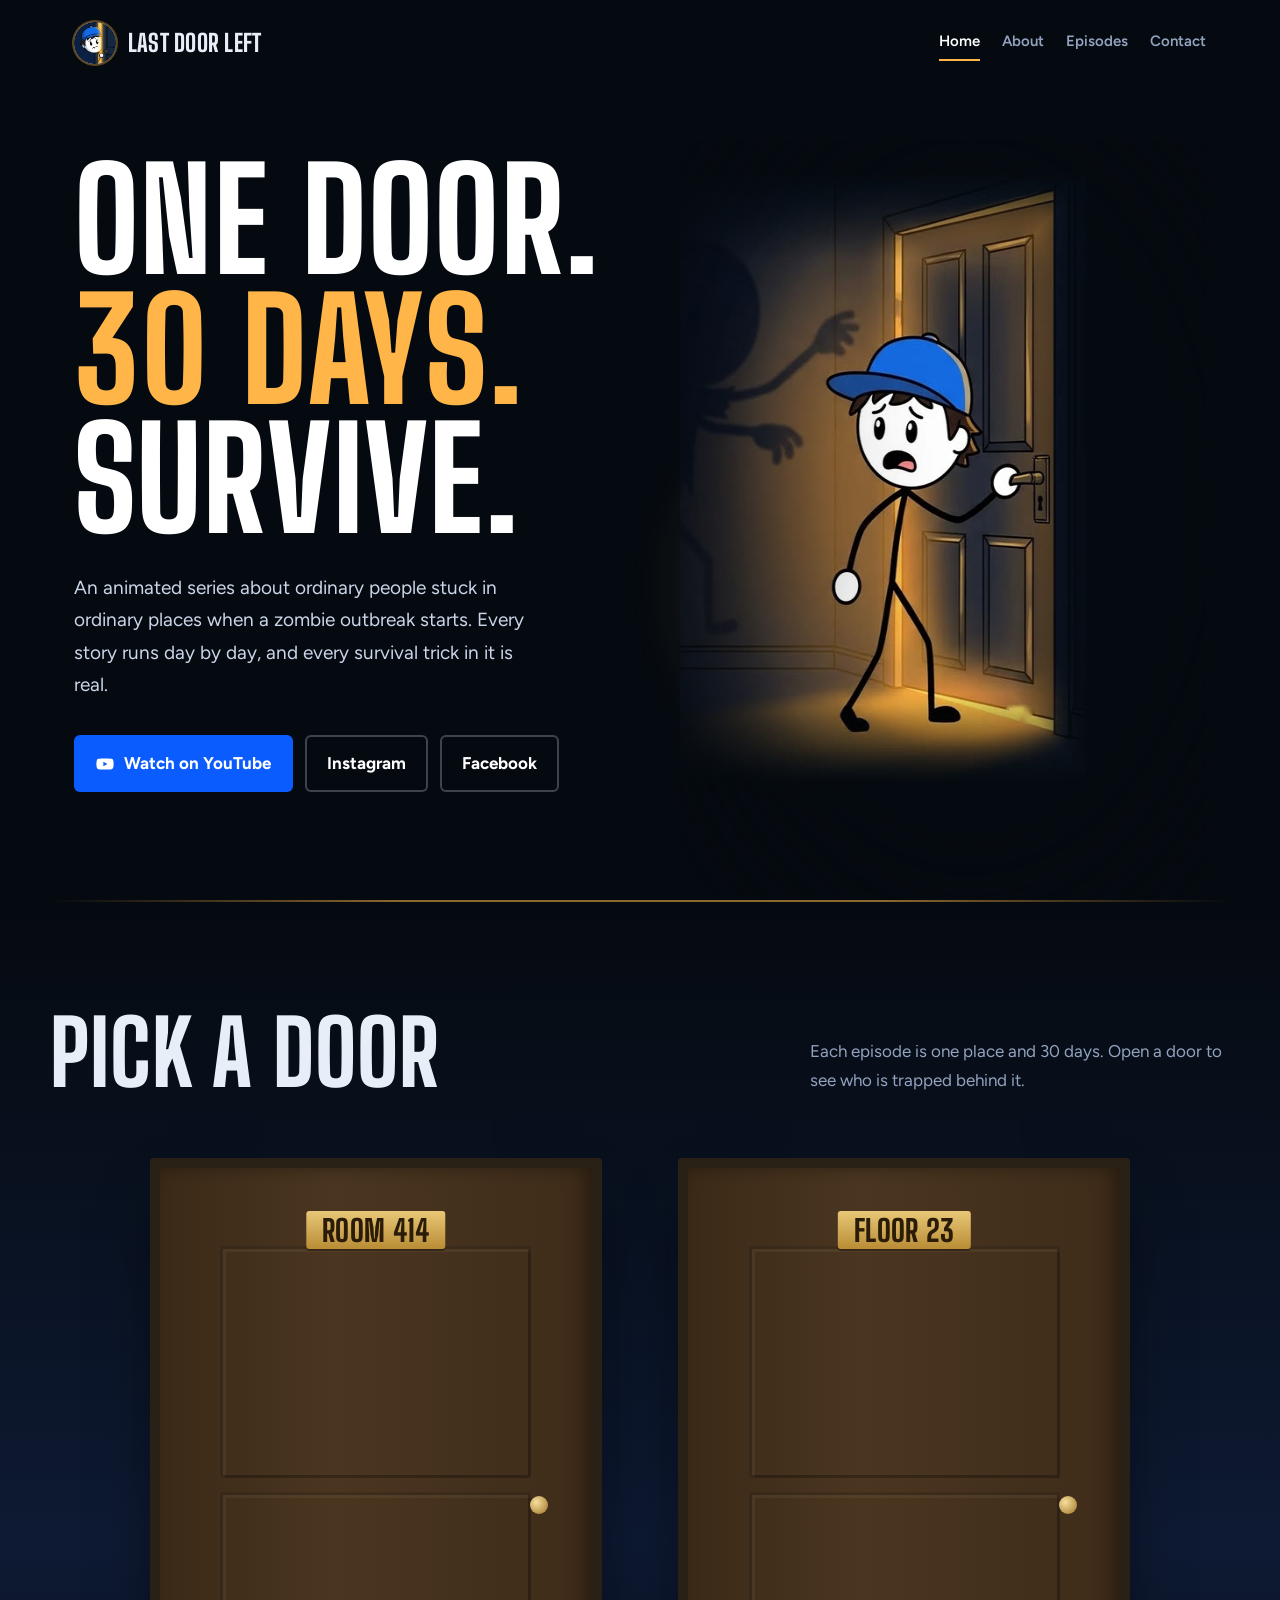
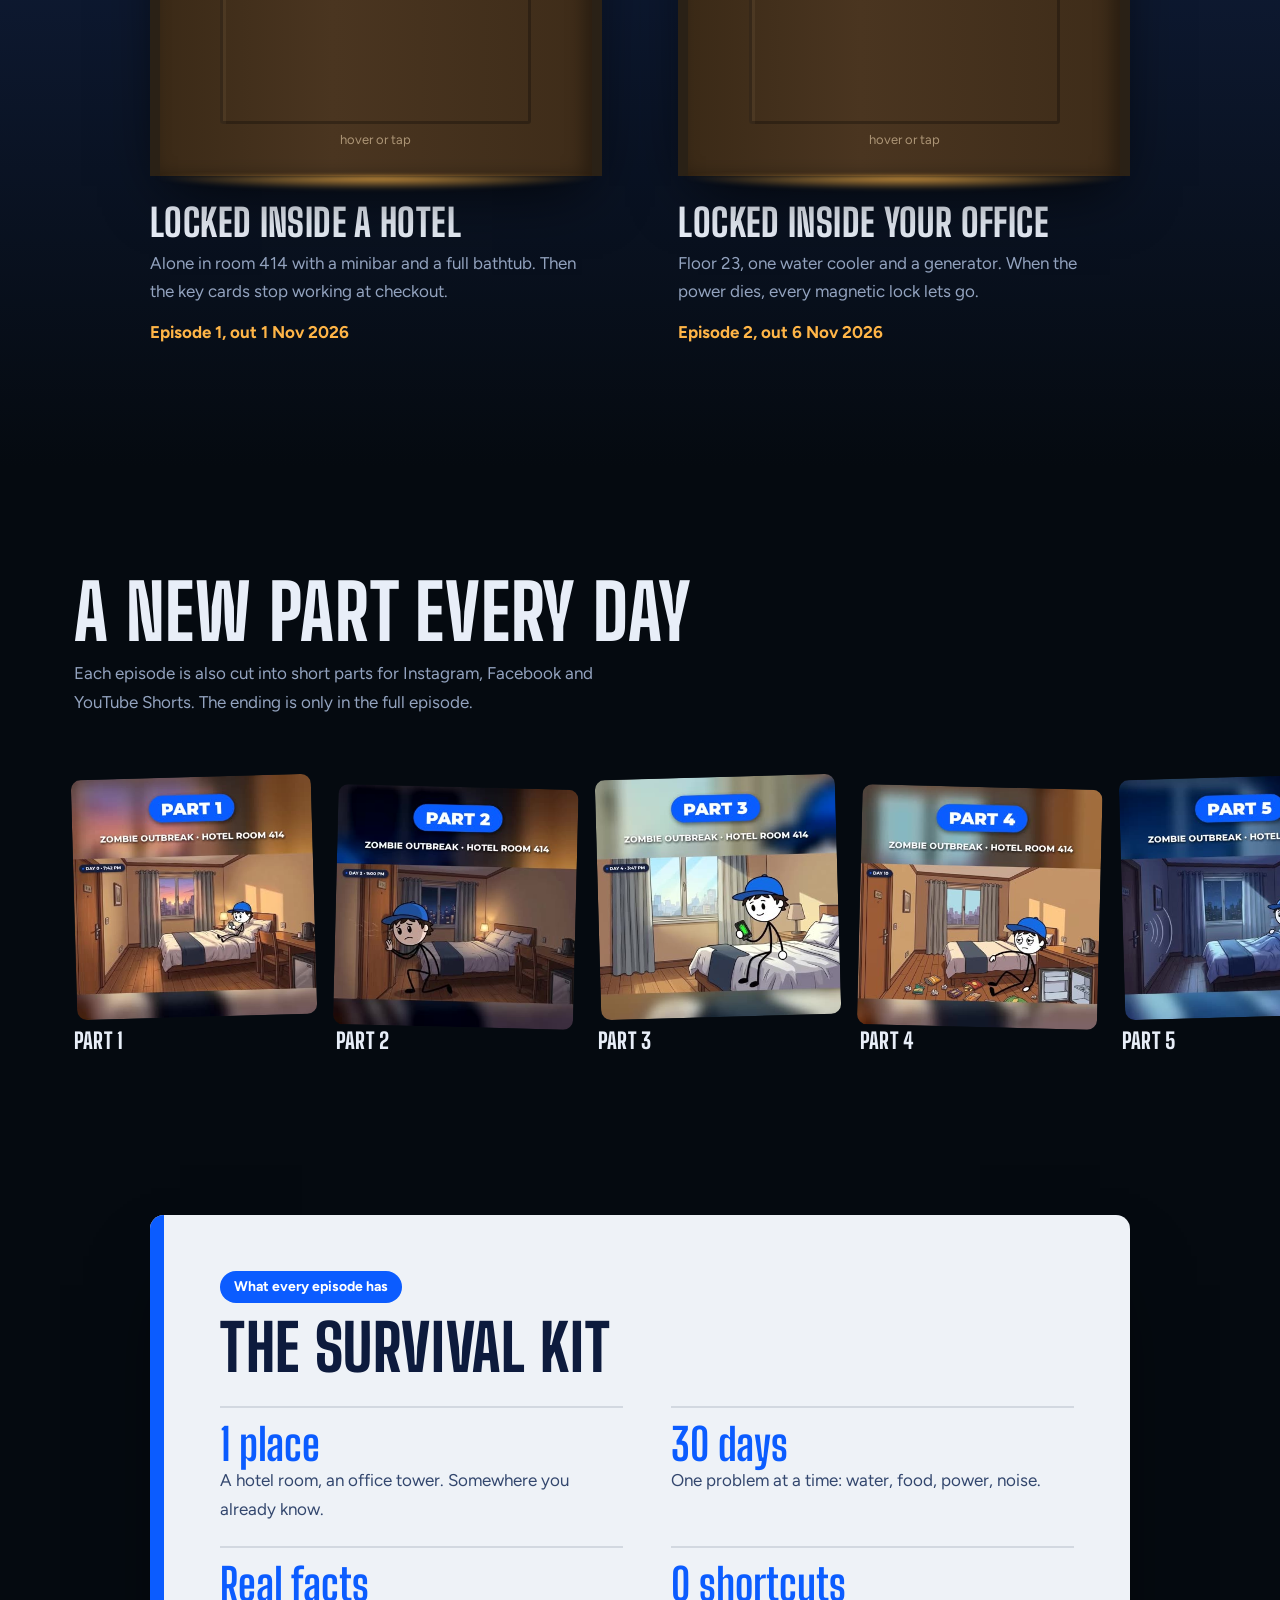
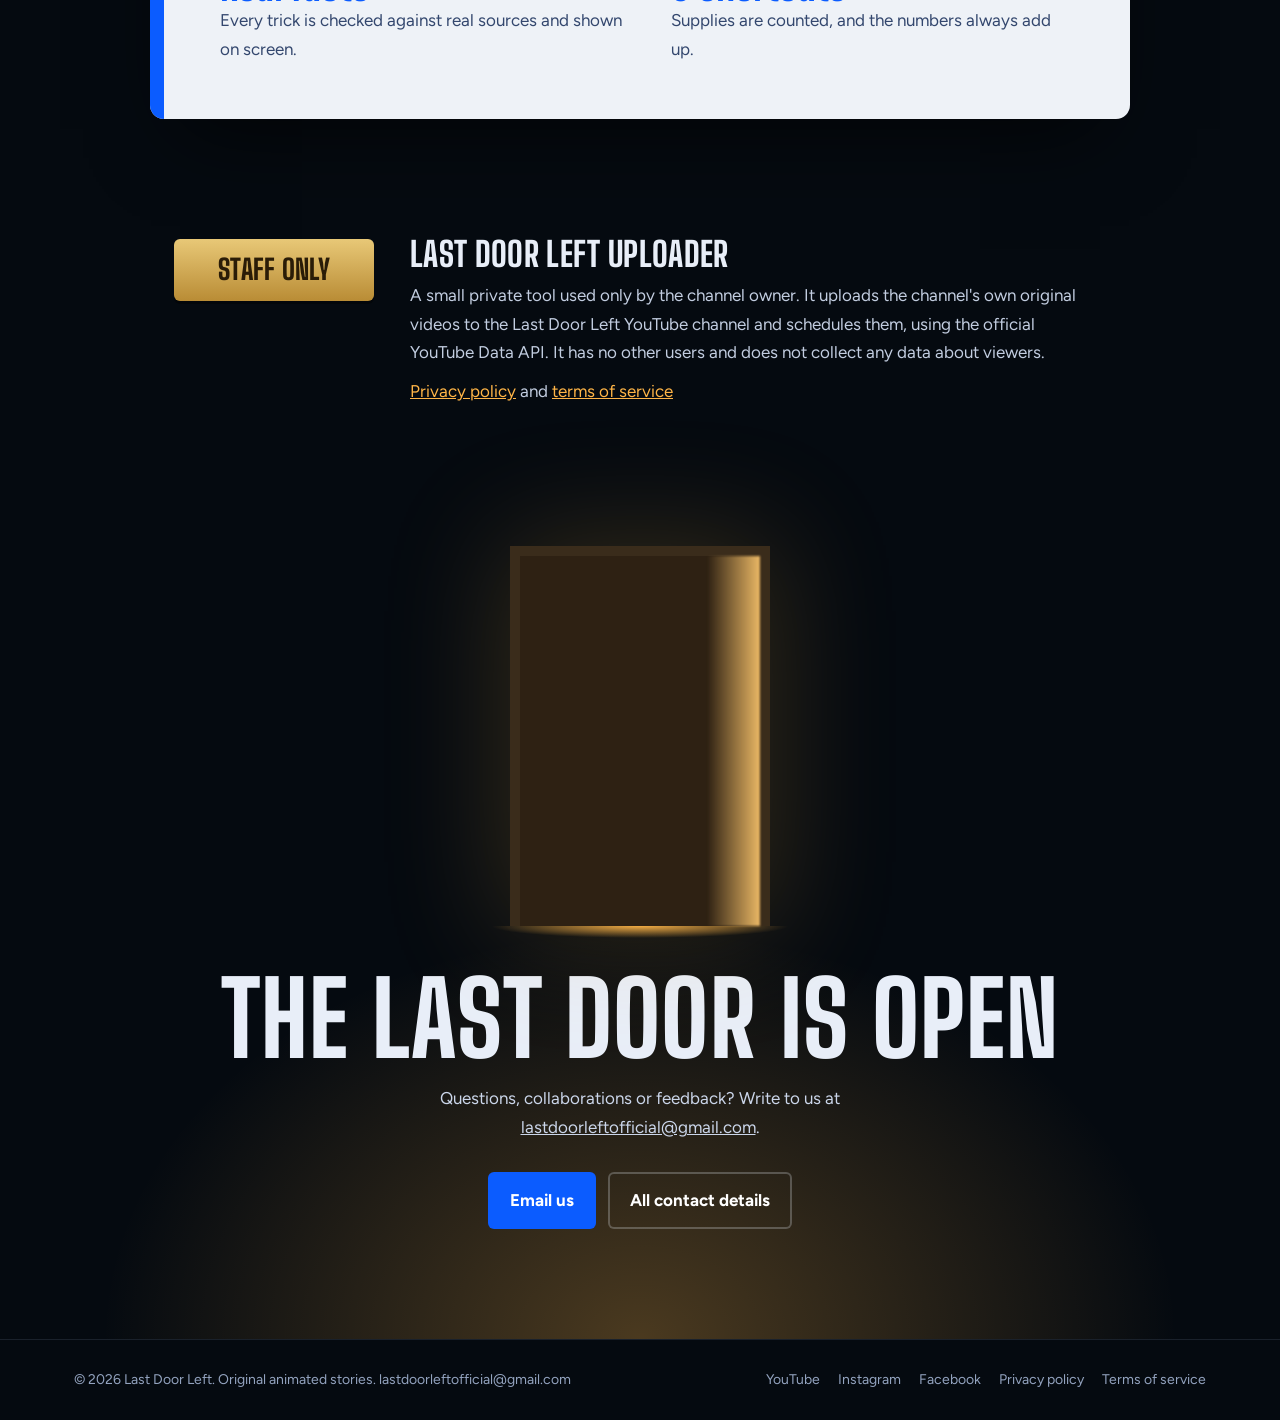
<file: index.html>
<!doctype html>
<html lang="en"><head><meta charset="utf-8"><meta name="viewport" content="width=device-width,initial-scale=1">
<title>Last Door Left | Animated zombie survival stories</title><meta name="description" content="Last Door Left is an original animated zombie survival series: one ordinary place, one locked door, 30 days, real survival facts.">
<meta property="og:title" content="Last Door Left | Animated zombie survival stories"><meta property="og:description" content="Last Door Left is an original animated zombie survival series: one ordinary place, one locked door, 30 days, real survival facts.">
<meta property="og:image" content="https://lastdoorleftofficial-creator.github.io/img/door.jpg">
<link rel="icon" href="img/logo.png">
<link rel="preconnect" href="https://fonts.googleapis.com"><link rel="preconnect" href="https://fonts.gstatic.com" crossorigin>
<link href="https://fonts.googleapis.com/css2?family=Big+Shoulders+Display:wght@700;800;900&family=Figtree:wght@400;600;700&display=swap" rel="stylesheet">
<link rel="stylesheet" href="style.css?v=20261101b"></head>
<body>
<header class="bar"><div class="in"><a class="logo" href="index.html"><img src="img/logo.png" alt=""><span class="sign">Last Door Left</span></a><nav class="menu" aria-label="Main"><a href="index.html" aria-current=page>Home</a><a href="about.html">About</a><a href="index.html#episodes">Episodes</a><a href="contact.html">Contact</a></nav></div></header>
<main>

<section class="hero">
  <div class="copy">
    <h1 class="sign">One door.<span class="b">30 days.</span>Survive.</h1>
    <p class="intro">An animated series about ordinary people stuck in ordinary places when a zombie outbreak starts. Every story runs day by day, and every survival trick in it is real.</p>
    <div class="cta"><a class="btn" href="https://www.youtube.com/@LastDoorLeftOfficial"><svg viewBox="0 0 24 24" fill="currentColor" aria-hidden="true"><path d="M23 7.2a3 3 0 0 0-2.1-2.1C19 4.6 12 4.6 12 4.6s-7 0-8.9.5A3 3 0 0 0 1 7.2 31 31 0 0 0 .5 12a31 31 0 0 0 .5 4.8 3 3 0 0 0 2.1 2.1c1.9.5 8.9.5 8.9.5s7 0 8.9-.5a3 3 0 0 0 2.1-2.1c.4-1.6.5-4.8.5-4.8s0-3.2-.5-4.8ZM9.8 15.1V8.9l5.4 3.1-5.4 3.1Z"/></svg>Watch on YouTube</a><a class="btn line" href="https://www.instagram.com/lastdoorleftofficial/">Instagram</a><a class="btn line" href="https://www.facebook.com/lastdoorleftofficial">Facebook</a></div>
  </div>
  <figure><img src="img/door.jpg" alt="Our hero in his blue cap, reaching for a glowing door while a shadow creeps up behind him" width="600" height="760"></figure>
</section>
<div class="floor"></div>

<section class="hall" id="episodes">
  <div class="head"><h2 class="sign">Pick a door</h2><p>Each episode is one place and 30 days. Open a door to see who is trapped behind it.</p></div>
  <div class="doors">
    <a class="ep" href="https://www.youtube.com/@LastDoorLeftOfficial">
      <div class="frame"><div class="room"><img src="img/ep1.jpg" alt="Episode 1 thumbnail: room 414" loading="lazy"></div>
        <div class="leaf"><i></i><i></i><span class="plate sign">Room 414</span><span class="knob"></span><span class="hint">hover or tap</span></div></div>
      <h3 class="sign">Locked inside a hotel</h3>
      <p>Alone in room 414 with a minibar and a full bathtub. Then the key cards stop working at checkout.</p>
      <span class="when">Episode 1, out 1 Nov 2026</span>
    </a>
    <a class="ep" href="https://www.youtube.com/@LastDoorLeftOfficial">
      <div class="frame"><div class="room"><img src="img/ep2.jpg" alt="Episode 2 thumbnail: locked in your office" loading="lazy"></div>
        <div class="leaf"><i></i><i></i><span class="plate sign">Floor 23</span><span class="knob"></span><span class="hint">hover or tap</span></div></div>
      <h3 class="sign">Locked inside your office</h3>
      <p>Floor 23, one water cooler and a generator. When the power dies, every magnetic lock lets go.</p>
      <span class="when">Episode 2, out 6 Nov 2026</span>
    </a>
  </div>
</section>

<section class="parts">
  <div class="head"><h2 class="sign">A new part every day</h2><p>Each episode is also cut into short parts for Instagram, Facebook and YouTube Shorts. The ending is only in the full episode.</p></div>
  <div class="strip"><a href="https://www.instagram.com/lastdoorleftofficial/"><img src="img/part1.jpg" alt="Part 1 cover" loading="lazy" width="240" height="240"><span class="sign">Part 1</span></a><a href="https://www.instagram.com/lastdoorleftofficial/"><img src="img/part2.jpg" alt="Part 2 cover" loading="lazy" width="240" height="240"><span class="sign">Part 2</span></a><a href="https://www.instagram.com/lastdoorleftofficial/"><img src="img/part3.jpg" alt="Part 3 cover" loading="lazy" width="240" height="240"><span class="sign">Part 3</span></a><a href="https://www.instagram.com/lastdoorleftofficial/"><img src="img/part4.jpg" alt="Part 4 cover" loading="lazy" width="240" height="240"><span class="sign">Part 4</span></a><a href="https://www.instagram.com/lastdoorleftofficial/"><img src="img/part5.jpg" alt="Part 5 cover" loading="lazy" width="240" height="240"><span class="sign">Part 5</span></a><a href="https://www.instagram.com/lastdoorleftofficial/"><img src="img/part6.jpg" alt="Part 6 cover" loading="lazy" width="240" height="240"><span class="sign">Part 6</span></a><a href="https://www.instagram.com/lastdoorleftofficial/"><img src="img/part7.jpg" alt="Part 7 cover" loading="lazy" width="240" height="240"><span class="sign">Part 7</span></a><a href="https://www.instagram.com/lastdoorleftofficial/"><img src="img/part8.jpg" alt="Part 8 cover" loading="lazy" width="240" height="240"><span class="sign">Part 8</span></a><a href="https://www.instagram.com/lastdoorleftofficial/"><img src="img/part9.jpg" alt="Part 9 cover" loading="lazy" width="240" height="240"><span class="sign">Part 9</span></a><a href="https://www.instagram.com/lastdoorleftofficial/"><img src="img/part10.jpg" alt="Part 10 cover" loading="lazy" width="240" height="240"><span class="sign">Part 10</span></a></div>
</section>

<section class="kit">
  <div class="card"><div class="stripe"></div><div class="body">
    <span class="pill">What every episode has</span>
    <h2 class="sign">The survival kit</h2>
    <div class="rows">
      <div><b>1 place</b><span>A hotel room, an office tower. Somewhere you already know.</span></div>
      <div><b>30 days</b><span>One problem at a time: water, food, power, noise.</span></div>
      <div><b>Real facts</b><span>Every trick is checked against real sources and shown on screen.</span></div>
      <div><b>0 shortcuts</b><span>Supplies are counted, and the numbers always add up.</span></div>
    </div>
  </div></div>
</section>

<section class="notice" aria-labelledby="tool">
  <div class="brass sign">Staff only</div>
  <div>
    <h2 id="tool" class="sign">Last Door Left Uploader</h2>
    <p>A small private tool used only by the channel owner. It uploads the channel's own original videos to the Last Door Left YouTube channel and schedules them, using the official YouTube Data API. It has no other users and does not collect any data about viewers.</p>
    <p><a href="privacy.html">Privacy policy</a> and <a href="terms.html">terms of service</a></p>
  </div>
</section>

<section class="last">
  <div class="slot" aria-hidden="true"></div>
  <h2 class="sign">The last door is open</h2>
  <p>Questions, collaborations or feedback? Write to us at <a href="mailto:lastdoorleftofficial@gmail.com">lastdoorleftofficial@gmail.com</a>.</p>
  <div class="cta"><a class="btn" href="mailto:lastdoorleftofficial@gmail.com">Email us</a><a class="btn line" href="contact.html">All contact details</a></div>
</section>

</main>
<footer><div class="in"><span>© 2026 Last Door Left. Original animated stories. <a href="mailto:lastdoorleftofficial@gmail.com">lastdoorleftofficial@gmail.com</a></span><nav aria-label="Footer"><a href="https://www.youtube.com/@LastDoorLeftOfficial">YouTube</a><a href="https://www.instagram.com/lastdoorleftofficial/">Instagram</a><a href="https://www.facebook.com/lastdoorleftofficial">Facebook</a><a href="privacy.html">Privacy policy</a><a href="terms.html">Terms of service</a></nav></div></footer>
<script>document.querySelectorAll('.ep').forEach(function(d){d.addEventListener('touchstart',function(){d.classList.add('open')},{passive:true})})</script>
</body></html>
</file>
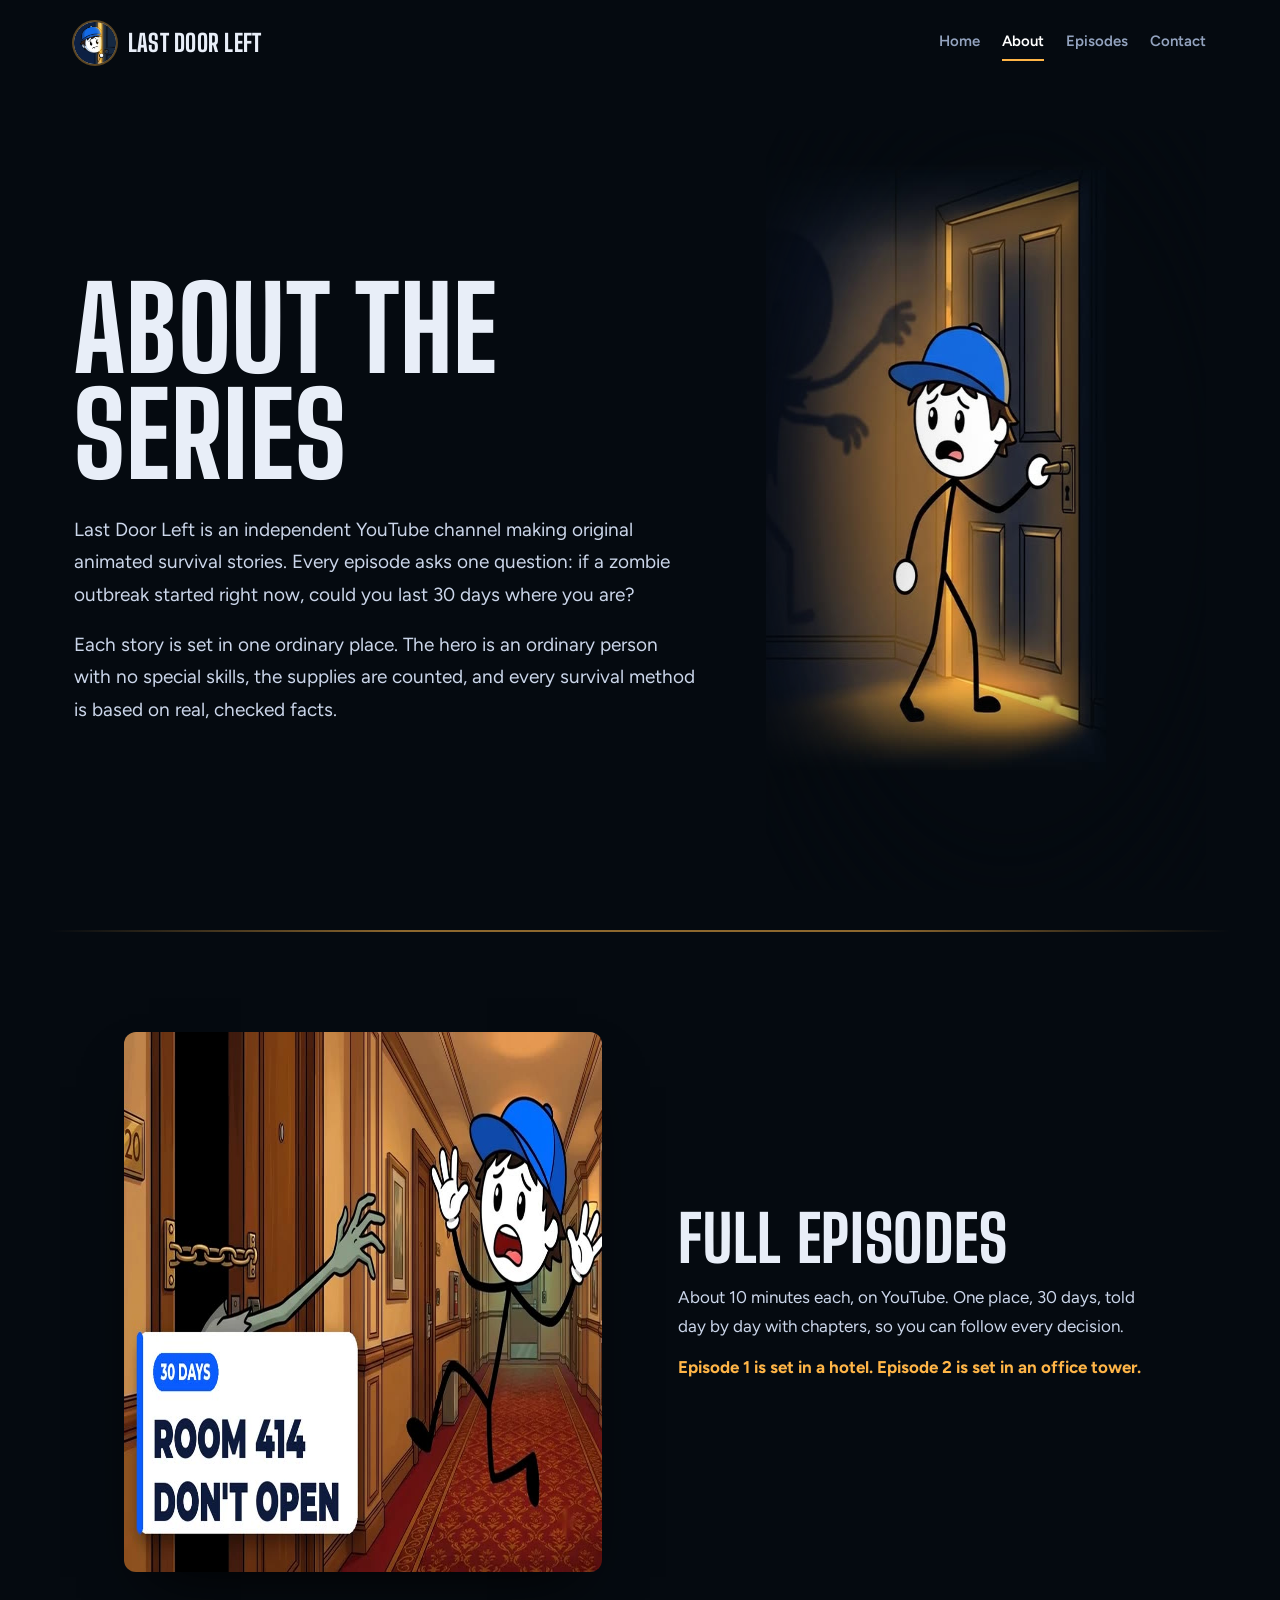
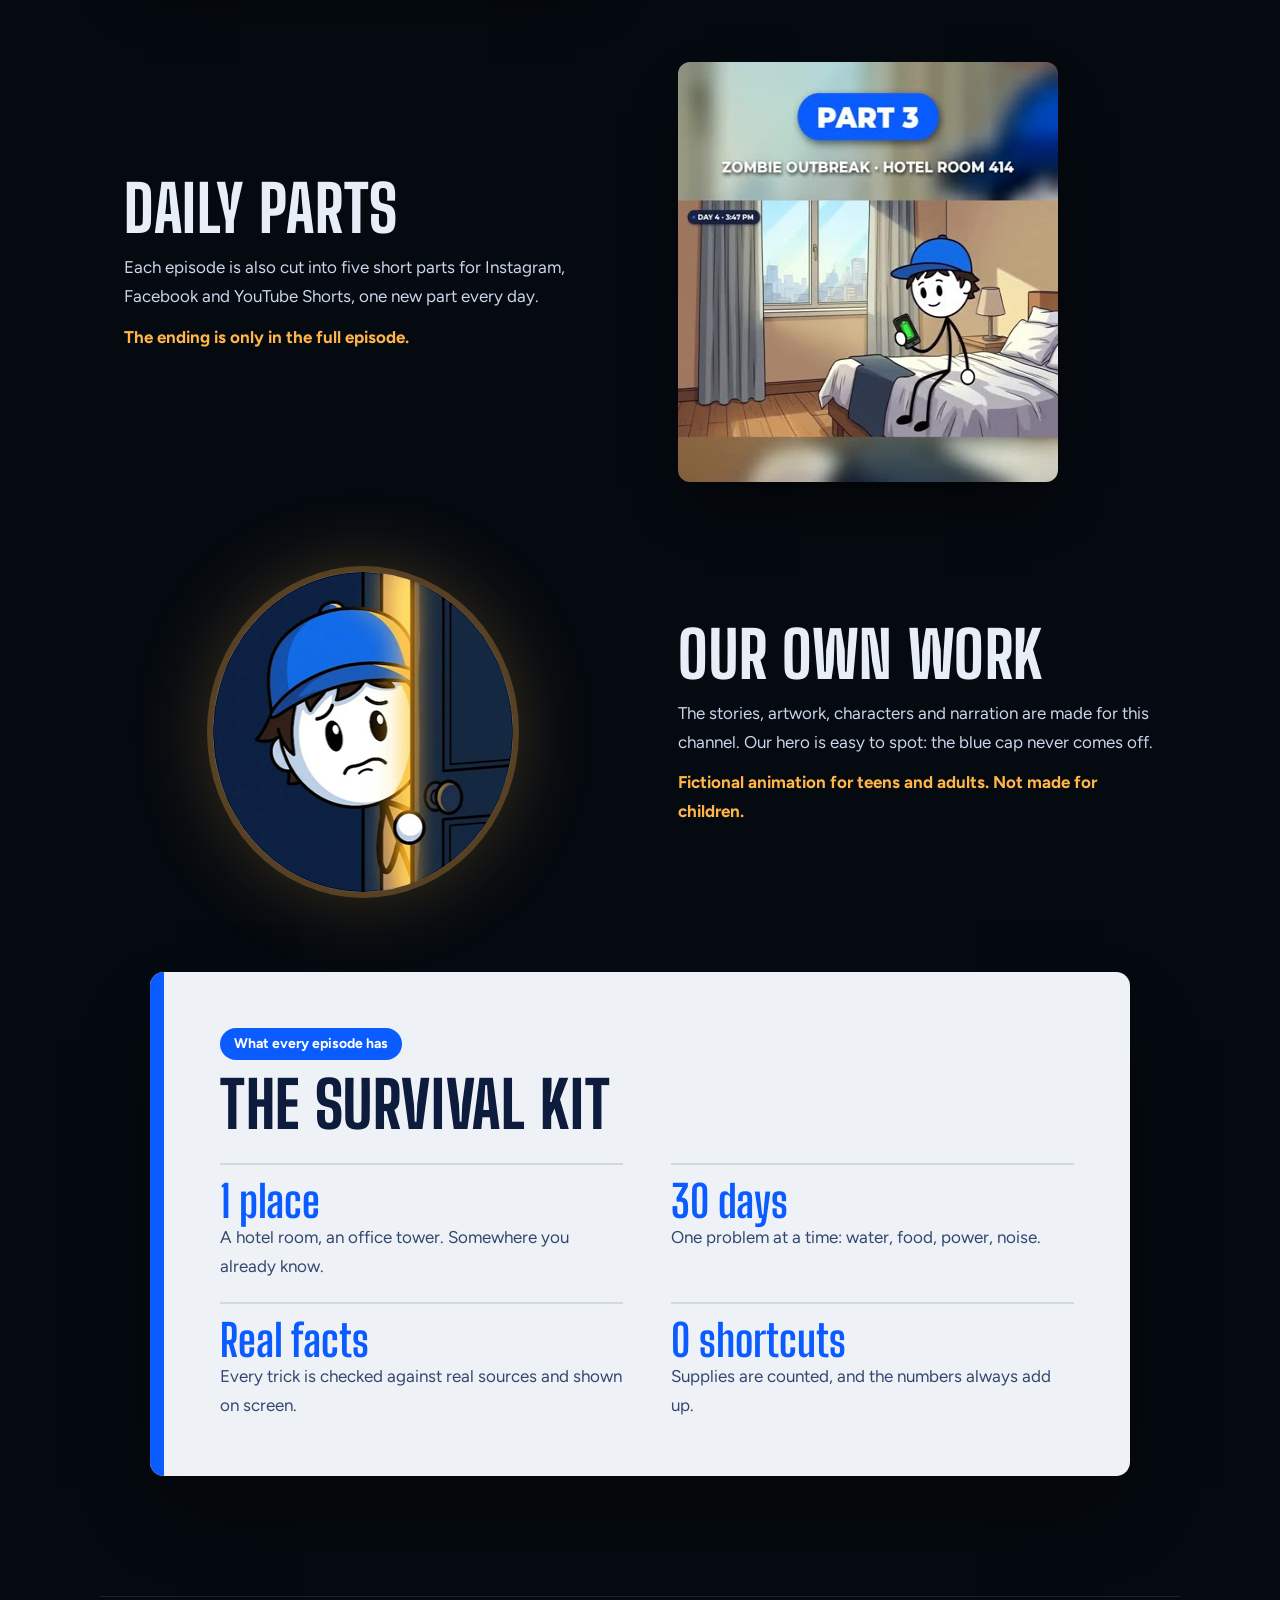
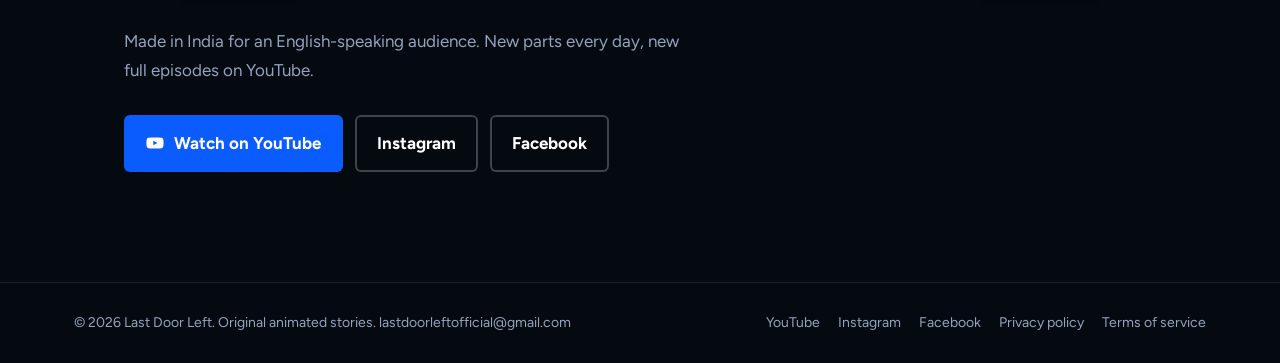
<file: about.html>
<!doctype html>
<html lang="en"><head><meta charset="utf-8"><meta name="viewport" content="width=device-width,initial-scale=1">
<title>About | Last Door Left</title><meta name="description" content="About Last Door Left, an independent channel of original animated zombie survival stories.">
<meta property="og:title" content="About | Last Door Left"><meta property="og:description" content="About Last Door Left, an independent channel of original animated zombie survival stories.">
<meta property="og:image" content="https://lastdoorleftofficial-creator.github.io/img/door.jpg">
<link rel="icon" href="img/logo.png">
<link rel="preconnect" href="https://fonts.googleapis.com"><link rel="preconnect" href="https://fonts.gstatic.com" crossorigin>
<link href="https://fonts.googleapis.com/css2?family=Big+Shoulders+Display:wght@700;800;900&family=Figtree:wght@400;600;700&display=swap" rel="stylesheet">
<link rel="stylesheet" href="style.css?v=20261101b"></head>
<body>
<header class="bar"><div class="in"><a class="logo" href="index.html"><img src="img/logo.png" alt=""><span class="sign">Last Door Left</span></a><nav class="menu" aria-label="Main"><a href="index.html">Home</a><a href="about.html" aria-current=page>About</a><a href="index.html#episodes">Episodes</a><a href="contact.html">Contact</a></nav></div></header>
<main>

<section class="ahero">
  <div>
    <h1 class="sign">About the series</h1>
    <p>Last Door Left is an independent YouTube channel making original animated survival stories. Every episode asks one question: if a zombie outbreak started right now, could you last 30 days where you are?</p>
    <p>Each story is set in one ordinary place. The hero is an ordinary person with no special skills, the supplies are counted, and every survival method is based on real, checked facts.</p>
  </div>
  <figure><img src="img/door.jpg" alt="Our hero at the glowing door" width="600" height="760"></figure>
</section>
<div class="floor"></div>

<section class="story">
  <div class="row">
    <figure><img src="img/ep1.jpg" alt="Episode 1 thumbnail" loading="lazy" width="960" height="540"></figure>
    <div><h2 class="sign">Full episodes</h2>
      <p>About 10 minutes each, on YouTube. One place, 30 days, told day by day with chapters, so you can follow every decision.</p>
      <p class="fact">Episode 1 is set in a hotel. Episode 2 is set in an office tower.</p></div>
  </div>
  <div class="row flip">
    <figure class="sq"><img src="img/part3.jpg" alt="Part 3 cover" loading="lazy" width="420" height="420"></figure>
    <div><h2 class="sign">Daily parts</h2>
      <p>Each episode is also cut into five short parts for Instagram, Facebook and YouTube Shorts, one new part every day.</p>
      <p class="fact">The ending is only in the full episode.</p></div>
  </div>
  <div class="row">
    <figure class="round"><img src="img/logo.png" alt="Our hero in his blue cap" loading="lazy" width="320" height="320"></figure>
    <div><h2 class="sign">Our own work</h2>
      <p>The stories, artwork, characters and narration are made for this channel. Our hero is easy to spot: the blue cap never comes off.</p>
      <p class="fact">Fictional animation for teens and adults. Not made for children.</p></div>
  </div>
</section>

<section class="kit">
  <div class="card"><div class="stripe"></div><div class="body">
    <span class="pill">What every episode has</span>
    <h2 class="sign">The survival kit</h2>
    <div class="rows">
      <div><b>1 place</b><span>A hotel room, an office tower. Somewhere you already know.</span></div>
      <div><b>30 days</b><span>One problem at a time: water, food, power, noise.</span></div>
      <div><b>Real facts</b><span>Every trick is checked against real sources and shown on screen.</span></div>
      <div><b>0 shortcuts</b><span>Supplies are counted, and the numbers always add up.</span></div>
    </div>
  </div></div>
</section>

<section class="closing">
  <p>Made in India for an English-speaking audience. New parts every day, new full episodes on YouTube.</p>
  <div class="cta"><a class="btn" href="https://www.youtube.com/@LastDoorLeftOfficial"><svg viewBox="0 0 24 24" fill="currentColor" aria-hidden="true"><path d="M23 7.2a3 3 0 0 0-2.1-2.1C19 4.6 12 4.6 12 4.6s-7 0-8.9.5A3 3 0 0 0 1 7.2 31 31 0 0 0 .5 12a31 31 0 0 0 .5 4.8 3 3 0 0 0 2.1 2.1c1.9.5 8.9.5 8.9.5s7 0 8.9-.5a3 3 0 0 0 2.1-2.1c.4-1.6.5-4.8.5-4.8s0-3.2-.5-4.8ZM9.8 15.1V8.9l5.4 3.1-5.4 3.1Z"/></svg>Watch on YouTube</a><a class="btn line" href="https://www.instagram.com/lastdoorleftofficial/">Instagram</a><a class="btn line" href="https://www.facebook.com/lastdoorleftofficial">Facebook</a></div>
</section>

</main>
<footer><div class="in"><span>© 2026 Last Door Left. Original animated stories. <a href="mailto:lastdoorleftofficial@gmail.com">lastdoorleftofficial@gmail.com</a></span><nav aria-label="Footer"><a href="https://www.youtube.com/@LastDoorLeftOfficial">YouTube</a><a href="https://www.instagram.com/lastdoorleftofficial/">Instagram</a><a href="https://www.facebook.com/lastdoorleftofficial">Facebook</a><a href="privacy.html">Privacy policy</a><a href="terms.html">Terms of service</a></nav></div></footer>
<script>document.querySelectorAll('.ep').forEach(function(d){d.addEventListener('touchstart',function(){d.classList.add('open')},{passive:true})})</script>
</body></html>
</file>
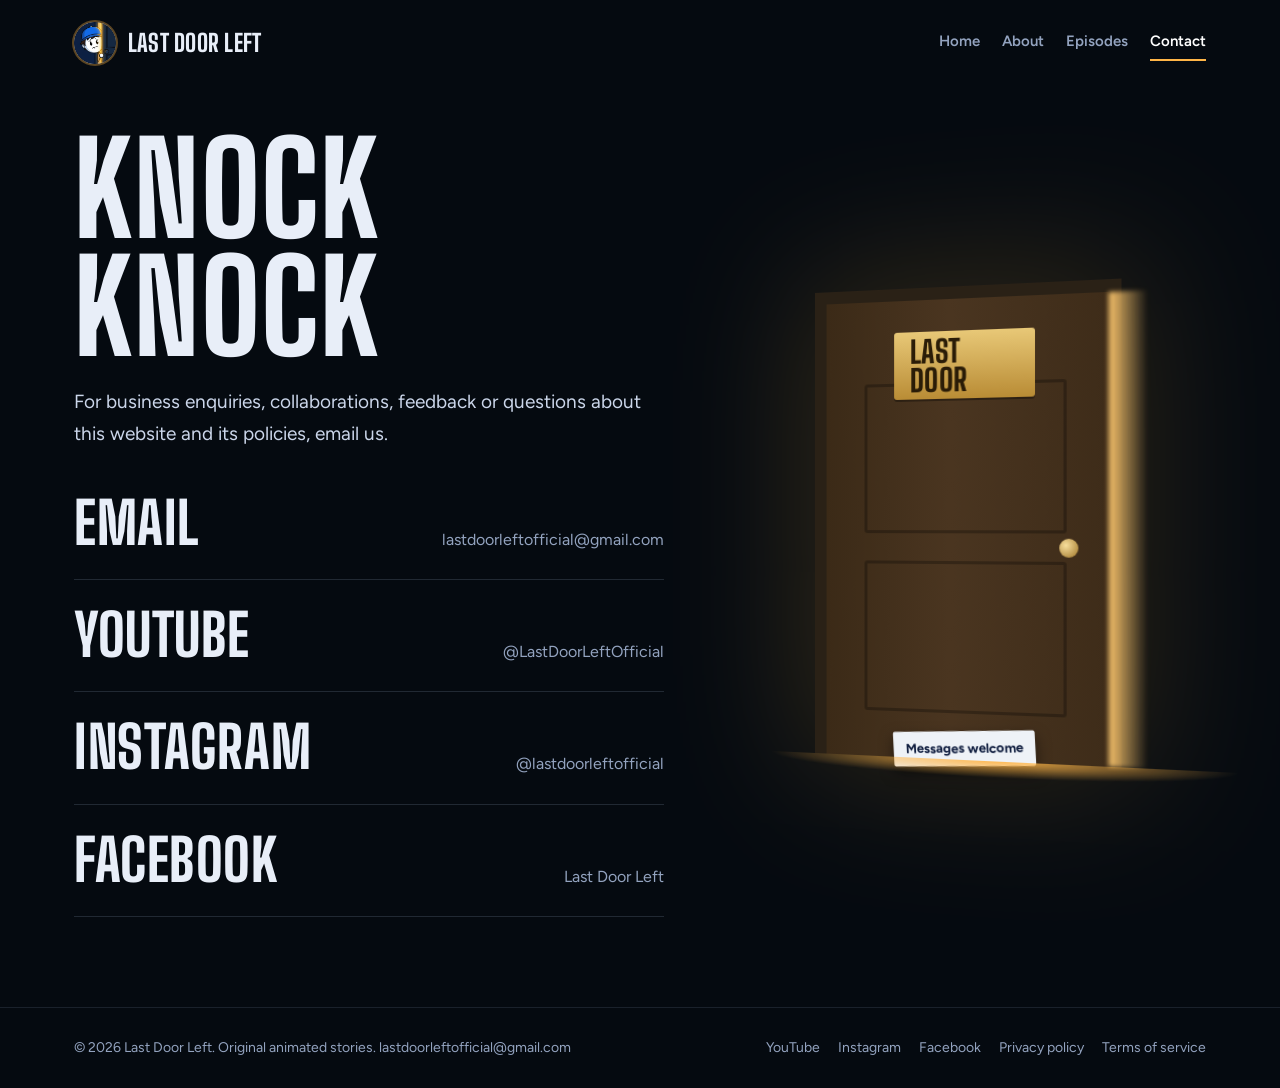
<file: contact.html>
<!doctype html>
<html lang="en"><head><meta charset="utf-8"><meta name="viewport" content="width=device-width,initial-scale=1">
<title>Contact | Last Door Left</title><meta name="description" content="Contact Last Door Left: email and social links.">
<meta property="og:title" content="Contact | Last Door Left"><meta property="og:description" content="Contact Last Door Left: email and social links.">
<meta property="og:image" content="https://lastdoorleftofficial-creator.github.io/img/door.jpg">
<link rel="icon" href="img/logo.png">
<link rel="preconnect" href="https://fonts.googleapis.com"><link rel="preconnect" href="https://fonts.gstatic.com" crossorigin>
<link href="https://fonts.googleapis.com/css2?family=Big+Shoulders+Display:wght@700;800;900&family=Figtree:wght@400;600;700&display=swap" rel="stylesheet">
<link rel="stylesheet" href="style.css?v=20261101b"></head>
<body>
<header class="bar"><div class="in"><a class="logo" href="index.html"><img src="img/logo.png" alt=""><span class="sign">Last Door Left</span></a><nav class="menu" aria-label="Main"><a href="index.html">Home</a><a href="about.html">About</a><a href="index.html#episodes">Episodes</a><a href="contact.html" aria-current=page>Contact</a></nav></div></header>
<main>

<section class="contact">
  <div>
    <h1 class="sign">Knock knock</h1>
    <p class="lead">For business enquiries, collaborations, feedback or questions about this website and its policies, email us.</p>
    <div class="links">
      <a href="mailto:lastdoorleftofficial@gmail.com"><span class="sign">Email</span><small>lastdoorleftofficial@gmail.com</small></a>
      <a href="https://www.youtube.com/@LastDoorLeftOfficial"><span class="sign">YouTube</span><small>@LastDoorLeftOfficial</small></a>
      <a href="https://www.instagram.com/lastdoorleftofficial/"><span class="sign">Instagram</span><small>@lastdoorleftofficial</small></a>
      <a href="https://www.facebook.com/lastdoorleftofficial"><span class="sign">Facebook</span><small>Last Door Left</small></a>
    </div>
  </div>
  <div aria-hidden="true"><div class="bigdoor"><i></i><i></i><span class="plate sign">Last door</span><span class="knob"></span><span class="slip">Messages welcome</span></div></div>
</section>

</main>
<footer><div class="in"><span>© 2026 Last Door Left. Original animated stories. <a href="mailto:lastdoorleftofficial@gmail.com">lastdoorleftofficial@gmail.com</a></span><nav aria-label="Footer"><a href="https://www.youtube.com/@LastDoorLeftOfficial">YouTube</a><a href="https://www.instagram.com/lastdoorleftofficial/">Instagram</a><a href="https://www.facebook.com/lastdoorleftofficial">Facebook</a><a href="privacy.html">Privacy policy</a><a href="terms.html">Terms of service</a></nav></div></footer>
<script>document.querySelectorAll('.ep').forEach(function(d){d.addEventListener('touchstart',function(){d.classList.add('open')},{passive:true})})</script>
</body></html>
</file>
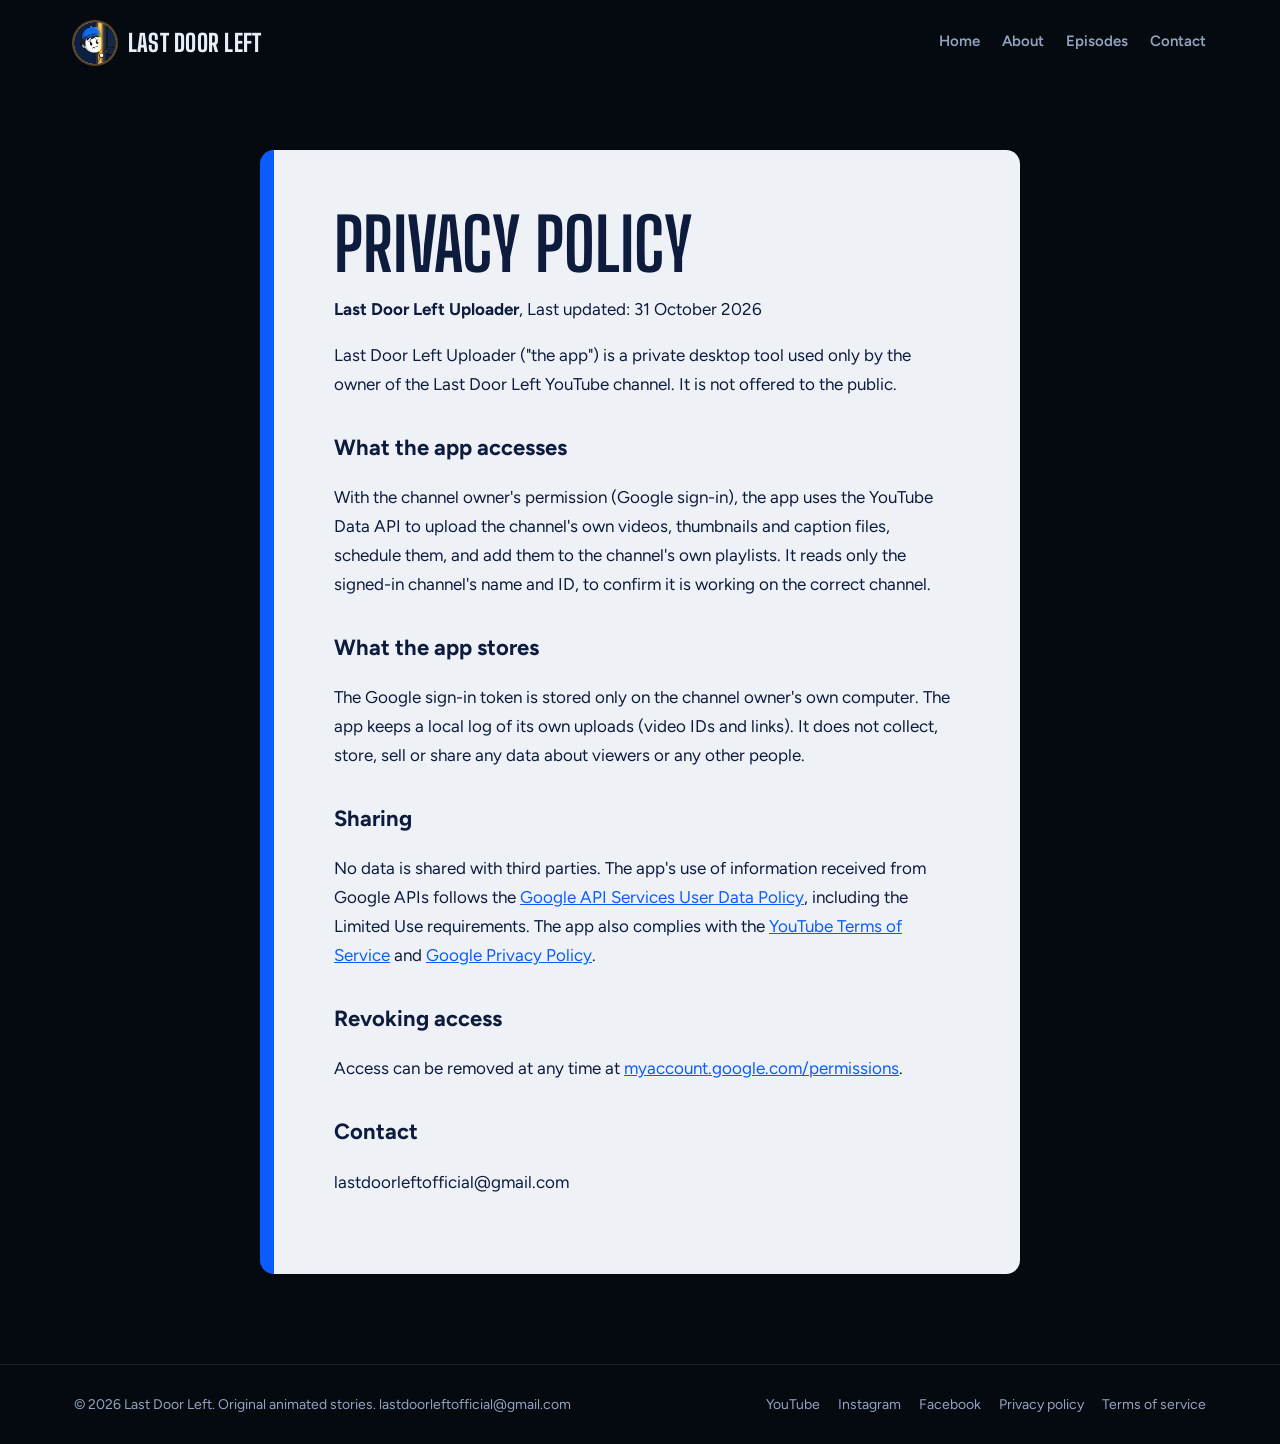
<file: privacy.html>
<!doctype html>
<html lang="en"><head><meta charset="utf-8"><meta name="viewport" content="width=device-width,initial-scale=1">
<title>Privacy Policy | Last Door Left Uploader</title><meta name="description" content="Privacy policy for Last Door Left Uploader.">
<meta property="og:title" content="Privacy Policy | Last Door Left Uploader"><meta property="og:description" content="Privacy policy for Last Door Left Uploader.">
<meta property="og:image" content="https://lastdoorleftofficial-creator.github.io/img/door.jpg">
<link rel="icon" href="img/logo.png">
<link rel="preconnect" href="https://fonts.googleapis.com"><link rel="preconnect" href="https://fonts.gstatic.com" crossorigin>
<link href="https://fonts.googleapis.com/css2?family=Big+Shoulders+Display:wght@700;800;900&family=Figtree:wght@400;600;700&display=swap" rel="stylesheet">
<link rel="stylesheet" href="style.css?v=20261101b"></head>
<body>
<header class="bar"><div class="in"><a class="logo" href="index.html"><img src="img/logo.png" alt=""><span class="sign">Last Door Left</span></a><nav class="menu" aria-label="Main"><a href="index.html">Home</a><a href="about.html">About</a><a href="index.html#episodes">Episodes</a><a href="contact.html">Contact</a></nav></div></header>
<main>
<section class="page"><article class="doc">
<h1>Privacy Policy</h1>
<p><b>Last Door Left Uploader</b>, Last updated: 31 October 2026</p>
<p>Last Door Left Uploader ("the app") is a private desktop tool used only by the owner of the Last Door Left YouTube channel. It is not offered to the public.</p>
<h2>What the app accesses</h2>
<p>With the channel owner's permission (Google sign-in), the app uses the YouTube Data API to upload the channel's own videos, thumbnails and caption files, schedule them, and add them to the channel's own playlists. It reads only the signed-in channel's name and ID, to confirm it is working on the correct channel.</p>
<h2>What the app stores</h2>
<p>The Google sign-in token is stored only on the channel owner's own computer. The app keeps a local log of its own uploads (video IDs and links). It does not collect, store, sell or share any data about viewers or any other people.</p>
<h2>Sharing</h2>
<p>No data is shared with third parties. The app's use of information received from Google APIs follows the <a href="https://developers.google.com/terms/api-services-user-data-policy">Google API Services User Data Policy</a>, including the Limited Use requirements. The app also complies with the <a href="https://www.youtube.com/t/terms">YouTube Terms of Service</a> and <a href="https://policies.google.com/privacy">Google Privacy Policy</a>.</p>
<h2>Revoking access</h2>
<p>Access can be removed at any time at <a href="https://myaccount.google.com/permissions">myaccount.google.com/permissions</a>.</p>
<h2>Contact</h2>
<p>lastdoorleftofficial@gmail.com</p>

</article></section>
</main>
<footer><div class="in"><span>© 2026 Last Door Left. Original animated stories. <a href="mailto:lastdoorleftofficial@gmail.com">lastdoorleftofficial@gmail.com</a></span><nav aria-label="Footer"><a href="https://www.youtube.com/@LastDoorLeftOfficial">YouTube</a><a href="https://www.instagram.com/lastdoorleftofficial/">Instagram</a><a href="https://www.facebook.com/lastdoorleftofficial">Facebook</a><a href="privacy.html">Privacy policy</a><a href="terms.html">Terms of service</a></nav></div></footer>
<script>document.querySelectorAll('.ep').forEach(function(d){d.addEventListener('touchstart',function(){d.classList.add('open')},{passive:true})})</script>
</body></html>
</file>
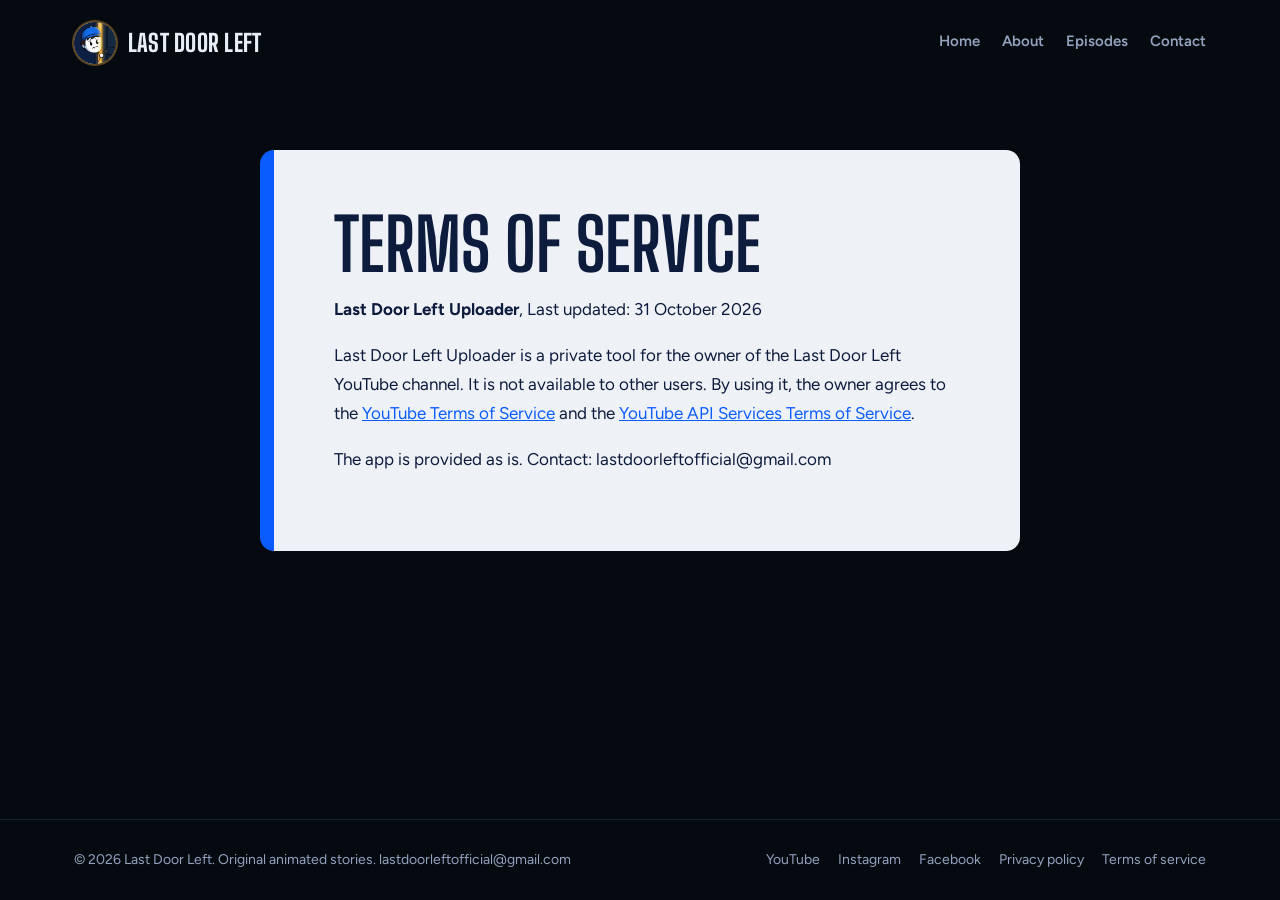
<file: terms.html>
<!doctype html>
<html lang="en"><head><meta charset="utf-8"><meta name="viewport" content="width=device-width,initial-scale=1">
<title>Terms of Service | Last Door Left Uploader</title><meta name="description" content="Terms of service for Last Door Left Uploader.">
<meta property="og:title" content="Terms of Service | Last Door Left Uploader"><meta property="og:description" content="Terms of service for Last Door Left Uploader.">
<meta property="og:image" content="https://lastdoorleftofficial-creator.github.io/img/door.jpg">
<link rel="icon" href="img/logo.png">
<link rel="preconnect" href="https://fonts.googleapis.com"><link rel="preconnect" href="https://fonts.gstatic.com" crossorigin>
<link href="https://fonts.googleapis.com/css2?family=Big+Shoulders+Display:wght@700;800;900&family=Figtree:wght@400;600;700&display=swap" rel="stylesheet">
<link rel="stylesheet" href="style.css?v=20261101b"></head>
<body>
<header class="bar"><div class="in"><a class="logo" href="index.html"><img src="img/logo.png" alt=""><span class="sign">Last Door Left</span></a><nav class="menu" aria-label="Main"><a href="index.html">Home</a><a href="about.html">About</a><a href="index.html#episodes">Episodes</a><a href="contact.html">Contact</a></nav></div></header>
<main>
<section class="page"><article class="doc">
<h1>Terms of Service</h1>
<p><b>Last Door Left Uploader</b>, Last updated: 31 October 2026</p>
<p>Last Door Left Uploader is a private tool for the owner of the Last Door Left YouTube channel. It is not available to other users. By using it, the owner agrees to the <a href="https://www.youtube.com/t/terms">YouTube Terms of Service</a> and the <a href="https://developers.google.com/youtube/terms/api-services-terms-of-service">YouTube API Services Terms of Service</a>.</p>
<p>The app is provided as is. Contact: lastdoorleftofficial@gmail.com</p>

</article></section>
</main>
<footer><div class="in"><span>© 2026 Last Door Left. Original animated stories. <a href="mailto:lastdoorleftofficial@gmail.com">lastdoorleftofficial@gmail.com</a></span><nav aria-label="Footer"><a href="https://www.youtube.com/@LastDoorLeftOfficial">YouTube</a><a href="https://www.instagram.com/lastdoorleftofficial/">Instagram</a><a href="https://www.facebook.com/lastdoorleftofficial">Facebook</a><a href="privacy.html">Privacy policy</a><a href="terms.html">Terms of service</a></nav></div></footer>
<script>document.querySelectorAll('.ep').forEach(function(d){d.addEventListener('touchstart',function(){d.classList.add('open')},{passive:true})})</script>
</body></html>
</file>
<file: style.css>
:root{
  --night:#050A10;      /* corridor dark, matches the artwork */
  --hall:#0E1A33;       /* corridor blue */
  --cap:#0B5CFF;        /* the hero's cap */
  --glow:#FFB547;       /* light under the door */
  --paper:#EEF2F7;      /* in-video supply card */
  --ink:#0D1B3D;
  --dim:#93A3BF;
  --text:#E8EEF8;
}
*{box-sizing:border-box}
html{scroll-behavior:smooth}
body{margin:0;min-height:100vh;display:flex;flex-direction:column;background:var(--night);color:var(--text);font:400 17px/1.7 "Figtree",system-ui,sans-serif;-webkit-font-smoothing:antialiased}
img{max-width:100%;display:block}
main{flex:1}
html,body{overflow-x:clip}
a{color:inherit}
:focus-visible{outline:3px solid var(--glow);outline-offset:3px;border-radius:4px}
.sign{font-family:"Big Shoulders Display",Impact,sans-serif;font-weight:800;letter-spacing:.01em;line-height:.92;text-transform:uppercase}

/* top bar */
.bar{position:absolute;inset:0 0 auto 0;z-index:10}
.bar .in{max-width:1180px;margin:0 auto;padding:22px 24px;display:flex;align-items:center;gap:20px;flex-wrap:wrap}
.logo{display:flex;align-items:center;gap:12px;text-decoration:none}
.logo img{width:42px;height:42px;border-radius:50%;box-shadow:0 0 0 2px rgba(255,181,71,.35)}
.logo span{font-size:24px}
.menu{margin-left:auto;display:flex;gap:22px;flex-wrap:wrap}
.menu a{text-decoration:none;color:var(--dim);font-weight:600;font-size:15px;padding:4px 0;border-bottom:2px solid transparent}
.menu a:hover,.menu a[aria-current]{color:#fff;border-color:var(--glow)}

/* hero: the corridor */
.hero{position:relative;min-height:100vh;display:grid;grid-template-columns:1.05fr .95fr;align-items:end;max-width:1180px;margin:0 auto;padding:120px 24px 0;gap:24px}
.hero::before{content:"";position:absolute;right:8%;bottom:6%;width:520px;height:520px;border-radius:50%;background:radial-gradient(circle,rgba(255,181,71,.22),transparent 65%);z-index:-1;filter:blur(10px)}
.hero h1{font-size:clamp(64px,11vw,148px);margin:0;color:#fff}
.hero h1 .b{display:block;color:var(--glow)}
.hero .intro{max-width:470px;font-size:19px;color:#CBD6EA;margin:28px 0 34px}
.hero .copy{padding-bottom:12vh}
.hero figure{margin:0;align-self:end}
.hero figure img{width:100%;max-width:560px;margin-left:auto;-webkit-mask-image:radial-gradient(ellipse 70% 72% at 55% 48%,#000 60%,transparent 100%);mask-image:radial-gradient(ellipse 70% 72% at 55% 48%,#000 60%,transparent 100%)}
.cta{display:flex;flex-wrap:wrap;gap:12px}
.btn{display:inline-flex;align-items:center;gap:10px;text-decoration:none;font-weight:700;padding:14px 22px;border-radius:6px;background:var(--cap);color:#fff;transition:transform .15s}
.btn:hover{transform:translateY(-2px)}
.btn.line{background:transparent;box-shadow:inset 0 0 0 2px rgba(232,238,248,.25)}
.btn svg{width:18px;height:18px}

/* the floor line: a strip of light running between hero and the doors */
.floor{height:2px;background:linear-gradient(90deg,transparent,var(--glow) 30%,var(--glow) 70%,transparent);opacity:.55;max-width:1180px;margin:0 auto}

/* doors */
.hall{position:relative;background:linear-gradient(180deg,var(--night),var(--hall) 55%,var(--night));padding:110px 24px 120px}
.hall .head{max-width:1180px;margin:0 auto 64px;display:flex;justify-content:space-between;align-items:end;gap:24px;flex-wrap:wrap}
.hall h2{font-size:clamp(46px,7vw,92px);margin:0}
.hall .head p{max-width:420px;color:var(--dim);margin:0}
.doors{max-width:980px;margin:0 auto;display:grid;grid-template-columns:1fr 1fr;gap:clamp(28px,6vw,90px)}
.ep{text-decoration:none}
.frame{position:relative;aspect-ratio:3/4.1;perspective:1600px;background:#1A1206;border:10px solid #2A2116;border-bottom:0;border-radius:4px 4px 0 0;box-shadow:0 30px 60px -20px rgba(0,0,0,.8)}
.frame::after{content:"";position:absolute;left:-10px;right:-10px;bottom:-14px;height:14px;background:radial-gradient(ellipse at top,rgba(255,181,71,.85),transparent 70%);filter:blur(2px)}
.room{position:absolute;inset:0;overflow:hidden}
.room img{width:100%;height:100%;object-fit:cover;object-position:78% 50%}
.leaf{position:absolute;inset:0;transform-origin:left center;transition:transform .9s cubic-bezier(.2,.7,.2,1);background:linear-gradient(90deg,#3B2A17,#4A3520 40%,#3E2C19);display:grid;grid-template-rows:1fr 1fr;gap:14px;padding:18% 14% 12%;box-shadow:inset -8px 0 18px rgba(0,0,0,.35)}
.leaf i{display:block;border-radius:3px;box-shadow:inset 0 0 0 3px rgba(0,0,0,.28),inset 3px 3px 0 3px rgba(255,220,160,.06)}
.plate{position:absolute;top:7%;left:50%;transform:translateX(-50%);background:linear-gradient(#E8C877,#B98C35);color:#2A1C07;padding:6px 16px 4px;border-radius:3px;font-size:clamp(20px,2.6vw,30px);box-shadow:0 2px 0 rgba(0,0,0,.35)}
.knob{position:absolute;right:10%;top:54%;width:18px;height:18px;border-radius:50%;background:radial-gradient(circle at 35% 35%,#F7DE9C,#9E7426)}
.hint{position:absolute;left:0;right:0;bottom:4%;text-align:center;font-size:13px;color:rgba(255,230,190,.55)}
.ep:hover .leaf,.ep:focus-visible .leaf,.ep.open .leaf{transform:rotateY(-68deg)}
.ep h3{font-size:clamp(28px,3.2vw,38px);margin:30px 0 8px}
.ep p{margin:0;color:var(--dim);max-width:40ch}
.ep .when{display:inline-block;margin-top:12px;font-weight:700;color:var(--glow)}

/* daily parts strip */
.parts{padding:110px 0 90px;overflow:hidden}
.parts .head{max-width:1180px;margin:0 auto 40px;padding:0 24px}
.parts h2{font-size:clamp(40px,6vw,76px);margin:0 0 12px}
.parts .head p{color:var(--dim);margin:0;max-width:560px}
.strip{display:flex;gap:22px;overflow-x:auto;scroll-snap-type:x mandatory;padding:20px max(24px,calc((100vw - 1180px)/2 + 24px)) 34px;scroll-padding-inline:max(24px,calc((100vw - 1180px)/2 + 24px));scrollbar-width:thin;scrollbar-color:var(--hall) transparent}
.strip a{flex:0 0 240px;scroll-snap-align:start;text-decoration:none}
.strip img{width:240px;aspect-ratio:1/1;object-fit:cover;border-radius:10px;transition:transform .2s}
.strip a:nth-child(odd) img{transform:rotate(-1.6deg)}
.strip a:nth-child(even) img{transform:rotate(1.4deg) translateY(10px)}
.strip a:hover img{transform:rotate(0) scale(1.03)}
.strip span{display:block;margin-top:14px;font-size:22px}

/* supply card, in the style of the episodes */
.kit{padding:40px 24px 120px}
.card{max-width:980px;margin:0 auto;background:var(--paper);color:var(--ink);border-radius:14px;display:grid;grid-template-columns:auto 1fr;overflow:hidden;box-shadow:0 40px 80px -30px rgba(0,0,0,.7)}
.card .stripe{width:14px;background:var(--cap)}
.card .body{padding:clamp(28px,5vw,56px)}
.pill{display:inline-block;background:var(--cap);color:#fff;font-weight:700;font-size:14px;padding:4px 14px;border-radius:999px}
.card h2{font-size:clamp(38px,5.4vw,64px);margin:16px 0 28px;color:var(--ink)}
.rows{display:grid;grid-template-columns:repeat(2,1fr);gap:22px 48px}
.rows div{border-top:2px solid rgba(13,27,61,.12);padding-top:14px}
.rows b{display:block;font-family:"Big Shoulders Display",Impact,sans-serif;font-size:44px;line-height:1;color:var(--cap)}
.rows span{color:#33476E}

/* reviewer notice, as a small brass building sign */
.notice{max-width:980px;margin:0 auto;padding:0 24px 90px;display:grid;grid-template-columns:200px 1fr;gap:36px;align-items:start}
.notice .brass{background:linear-gradient(#E8C877,#B98C35);color:#2A1C07;border-radius:6px;padding:18px;font-size:28px;text-align:center;box-shadow:0 3px 0 rgba(0,0,0,.4)}
.notice h2{font-size:34px;margin:0 0 10px}
.notice p{margin:0 0 10px;color:#C2CDE0;max-width:62ch}
.notice a{color:var(--glow)}

/* the last door: contact */
.last{position:relative;text-align:center;padding:40px 24px 110px;background:radial-gradient(ellipse 60% 70% at 50% 100%,rgba(255,181,71,.28),transparent 70%)}
.last .slot{width:min(260px,60vw);height:380px;margin:0 auto 46px;background:#2E2113;border:10px solid #3A2C1B;border-bottom:0;position:relative;box-shadow:0 0 120px 10px rgba(255,181,71,.18)}
.last .slot::before{content:"";position:absolute;inset:0 0 0 78%;background:linear-gradient(90deg,rgba(255,200,110,.0),rgba(255,200,110,.9));filter:blur(1px)}
.last .slot::after{content:"";position:absolute;left:-30px;right:-30px;bottom:-12px;height:12px;background:radial-gradient(ellipse at top,rgba(255,181,71,.95),transparent 70%)}
.last h2{font-size:clamp(46px,8vw,104px);margin:0 0 18px}
.last p{color:#CBD6EA;max-width:520px;margin:0 auto 30px}
.last .cta{justify-content:center}

footer{border-top:1px solid rgba(147,163,191,.15)}
footer .in{max-width:1180px;margin:0 auto;padding:28px 24px;display:flex;gap:18px;justify-content:space-between;flex-wrap:wrap;font-size:14px;color:var(--dim)}
footer nav{display:flex;gap:18px;flex-wrap:wrap}
footer a{text-decoration:none}footer a:hover{color:#fff}

/* inner pages */
.page{max-width:1180px;margin:0 auto;padding:150px 24px 90px}
.page h1{font-size:clamp(60px,10vw,128px);margin:0 0 30px}
.split{display:grid;grid-template-columns:1.2fr .8fr;gap:60px;align-items:start}
.split p{font-size:19px;color:#CBD6EA;max-width:60ch;margin:0 0 22px}
.split figure{margin:0}
.split figure img{border-radius:14px}
.links{display:grid;gap:2px;margin-top:10px}
.links a{display:flex;flex-wrap:wrap;justify-content:space-between;align-items:baseline;gap:6px 20px;text-decoration:none;padding:26px 0;border-bottom:1px solid rgba(147,163,191,.2)}
.links a .sign{font-size:clamp(34px,5vw,58px)}
.links a small{color:var(--dim);font-size:16px;overflow-wrap:anywhere}
.links a:hover .sign{color:var(--glow)}
.doc{max-width:760px;margin:0 auto;background:var(--paper);color:var(--ink);border-radius:14px;padding:clamp(28px,5vw,60px);border-left:14px solid var(--cap)}
.doc h1{font-family:"Big Shoulders Display",Impact,sans-serif;text-transform:uppercase;font-size:clamp(44px,7vw,72px);line-height:.95;margin:0 0 16px}
.doc h2{font-size:22px;margin:30px 0 6px}
.doc a{color:var(--cap)}

/* about page */
.ahero{max-width:1180px;margin:0 auto;padding:130px 24px 40px;display:grid;grid-template-columns:1.15fr .85fr;gap:48px;align-items:center}
.ahero h1{font-size:clamp(60px,9vw,120px);margin:0 0 26px}
.ahero p{font-size:19px;color:#CBD6EA;max-width:58ch;margin:0 0 18px}
.ahero figure{margin:0}
.ahero figure img{width:100%;max-width:440px;margin-left:auto;-webkit-mask-image:radial-gradient(ellipse 70% 72% at 55% 48%,#000 60%,transparent 100%);mask-image:radial-gradient(ellipse 70% 72% at 55% 48%,#000 60%,transparent 100%)}
.story{max-width:1080px;margin:0 auto;padding:100px 24px 40px;display:grid;gap:90px}
.row{display:grid;grid-template-columns:1fr 1fr;gap:clamp(30px,6vw,80px);align-items:center}
.row.flip figure{order:2}
.row figure{margin:0;position:relative}
.row figure img{width:100%;border-radius:12px;box-shadow:0 30px 60px -25px rgba(0,0,0,.85)}
.row figure.sq img{max-width:380px}
.row figure.round img{max-width:300px;border-radius:50%;margin:auto;box-shadow:0 0 0 6px rgba(255,181,71,.25),0 0 80px rgba(255,181,71,.25)}
.row h2{font-size:clamp(40px,5vw,64px);margin:0 0 14px}
.row p{color:#CBD6EA;margin:0 0 12px;max-width:46ch}
.row .fact{color:var(--glow);font-weight:700}
.closing{max-width:1080px;margin:0 auto;padding:30px 24px 110px;display:flex;justify-content:space-between;align-items:center;gap:30px;flex-wrap:wrap;border-top:1px solid rgba(147,163,191,.15)}
.closing p{margin:0;color:var(--dim);max-width:52ch}

/* contact page */
.contact{max-width:1180px;margin:0 auto;padding:130px 24px 90px;display:grid;grid-template-columns:1.1fr .9fr;gap:60px;align-items:center}
.contact h1{font-size:clamp(64px,10vw,130px);margin:0 0 20px}
.contact .lead{font-size:19px;color:#CBD6EA;max-width:48ch;margin:0 0 20px}
.bigdoor{position:relative;width:min(300px,70vw);aspect-ratio:3/4.6;margin:0 auto;background:linear-gradient(90deg,#3B2A17,#4A3520 45%,#3E2C19);border:12px solid #2A2116;border-bottom:0;box-shadow:0 0 140px 20px rgba(255,181,71,.16);transform-origin:left;transform:perspective(1400px) rotateY(-16deg)}
.bigdoor::before{content:"";position:absolute;top:0;bottom:0;right:-36px;width:36px;background:linear-gradient(90deg,rgba(255,200,110,.95),rgba(255,181,71,0));filter:blur(2px)}
.bigdoor::after{content:"";position:absolute;left:-60px;right:-120px;bottom:-16px;height:16px;background:radial-gradient(ellipse at top,rgba(255,181,71,.9),transparent 70%)}
.bigdoor i{position:absolute;left:14%;right:14%;border-radius:3px;box-shadow:inset 0 0 0 3px rgba(0,0,0,.28)}
.bigdoor i:nth-child(1){top:18%;height:33%}
.bigdoor i:nth-child(2){top:57%;height:33%}
.bigdoor .plate{top:7%}
.bigdoor .knob{top:52%}
.slip{position:absolute;left:50%;bottom:-6px;transform:translateX(-50%) rotate(-3deg);background:var(--paper);color:var(--ink);font-weight:700;font-size:13px;padding:6px 12px;border-radius:2px;white-space:nowrap;box-shadow:0 6px 14px rgba(0,0,0,.5)}

@media (max-width:820px){
  .ahero,.contact,.row{grid-template-columns:1fr}
  .row.flip figure{order:0}
  .ahero,.contact,.page{padding-top:160px}
  .ahero figure img{margin:0 auto;max-width:320px}
  .story{gap:60px;padding-top:50px}
  .bigdoor{transform:none;width:220px}
}

@media (max-width:820px){
  .hero{grid-template-columns:1fr;min-height:auto;padding-top:120px}
  .hero .copy{padding-bottom:0}
  .hero figure img{max-width:420px;margin:0 auto}
  .doors,.rows,.split{grid-template-columns:1fr}
  .notice{grid-template-columns:1fr}
  .notice .brass{max-width:220px}
  .menu{gap:16px;width:100%}
}
@media (prefers-reduced-motion:reduce){*{transition:none!important;scroll-behavior:auto!important}}
</file>
